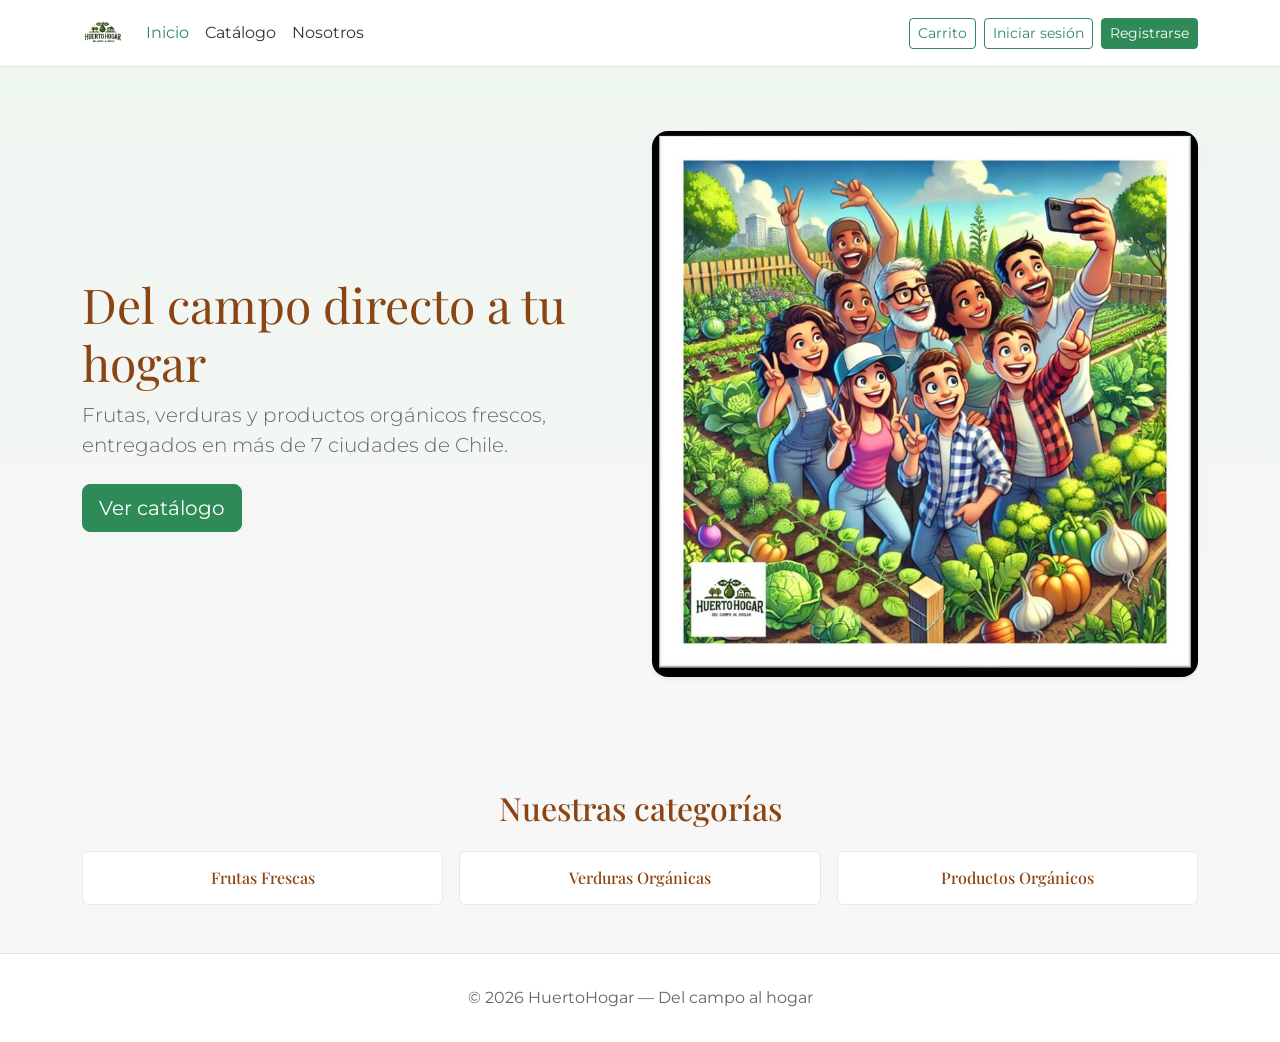
<file: frontend/pages/index.html>
<!DOCTYPE html>
<html lang="es">
<head>
  <meta charset="UTF-8">
  <meta name="viewport" content="width=device-width, initial-scale=1.0">
  <title>HuertoHogar | Del campo al hogar</title>
  <link rel="preconnect" href="https://fonts.googleapis.com">
  <link href="https://fonts.googleapis.com/css2?family=Montserrat:wght@400;500;600;700&family=Playfair+Display:wght@600;700&display=swap" rel="stylesheet">
  <link href="https://cdn.jsdelivr.net/npm/bootstrap@5.3.3/dist/css/bootstrap.min.css" rel="stylesheet">
  <link rel="stylesheet" href="../assets/css/style.css">
</head>
<body>

  

  <nav class="navbar navbar-expand-lg navbar-huerto sticky-top">
    <div class="container">
      <a class="navbar-brand d-flex align-items-center gap-2" href="index.html">
        <img src="../assets/images/huertohogar-logo.png" alt="HuertoHogar" height="40">
      </a>
      <button class="navbar-toggler" type="button" data-bs-toggle="collapse" data-bs-target="#menuPrincipal">
        <span class="navbar-toggler-icon"></span>
      </button>
      <div class="collapse navbar-collapse" id="menuPrincipal">
        <ul class="navbar-nav me-auto">
          <li class="nav-item"><a class="nav-link" href="index.html">Inicio</a></li>
          <li class="nav-item"><a class="nav-link" href="catalogo.html">Catálogo</a></li>
          <li class="nav-item"><a class="nav-link" href="nosotros.html">Nosotros</a></li>
        </ul>
        <div class="d-flex align-items-center gap-2">
          <a href="carrito.html" class="btn btn-outline-huerto btn-sm position-relative">
            Carrito
            <span id="contador-carrito" class="badge rounded-pill bg-danger d-none">0</span>
          </a>
          <div id="zona-sesion" class="d-flex"></div>
        </div>
      </div>
    </div>
  </nav>

  

  <section class="hero-huerto">
    <div class="container">
      <div class="row align-items-center g-4">
        <div class="col-lg-6 text-center text-lg-start">
          <h1 class="display-5">Del campo directo a tu hogar</h1>
          <p class="lead">Frutas, verduras y productos orgánicos frescos, entregados en más de 7 ciudades de Chile.</p>
          <a href="catalogo.html" class="btn btn-huerto btn-lg mt-2">Ver catálogo</a>
        </div>
        <div class="col-lg-6 text-center">
          <img src="../assets/images/huertohogar-hero.jpg" alt="Familia HuertoHogar en la huerta" class="img-fluid rounded-4 shadow-sm">
        </div>
      </div>
    </div>
  </section>

 

  <section class="seccion">
    <div class="container">
      <h2 class="text-center mb-4">Nuestras categorías</h2>
      <div class="row g-3">
        <div class="col-6 col-md-4">
          <a href="catalogo.html?categoria=frutas" class="text-decoration-none">
            <div class="card card-producto text-center p-3 h-100">
              <h3 class="h6 font-heading mb-0">Frutas Frescas</h3>
            </div>
          </a>
        </div>
        <div class="col-6 col-md-4">
          <a href="catalogo.html?categoria=verduras" class="text-decoration-none">
            <div class="card card-producto text-center p-3 h-100">
              <h3 class="h6 font-heading mb-0">Verduras Orgánicas</h3>
            </div>
          </a>
        </div>
        <div class="col-12 col-md-4">
          <a href="catalogo.html?categoria=organicos" class="text-decoration-none">
            <div class="card card-producto text-center p-3 h-100">
              <h3 class="h6 font-heading mb-0">Productos Orgánicos</h3>
            </div>
          </a>
        </div>
      </div>
    </div>
  </section>

  
  
  <footer class="footer-huerto text-center">
    <div class="container">
      <p class="mb-0">&copy; 2026 HuertoHogar — Del campo al hogar</p>
    </div>
  </footer>

  <div id="zona-toast" class="position-fixed bottom-0 end-0 m-3 p-2 bg-dark text-white rounded d-none"></div>

  <script src="https://cdn.jsdelivr.net/npm/bootstrap@5.3.3/dist/js/bootstrap.bundle.min.js"></script>
  <script src="../assets/js/storage.js"></script>
  <script src="../assets/js/productos.js"></script>
  <script src="../assets/js/auth.js"></script>
  <script src="../assets/js/carrito.js"></script>
  <script src="../assets/js/main.js"></script>
</body>
</html>
</file>
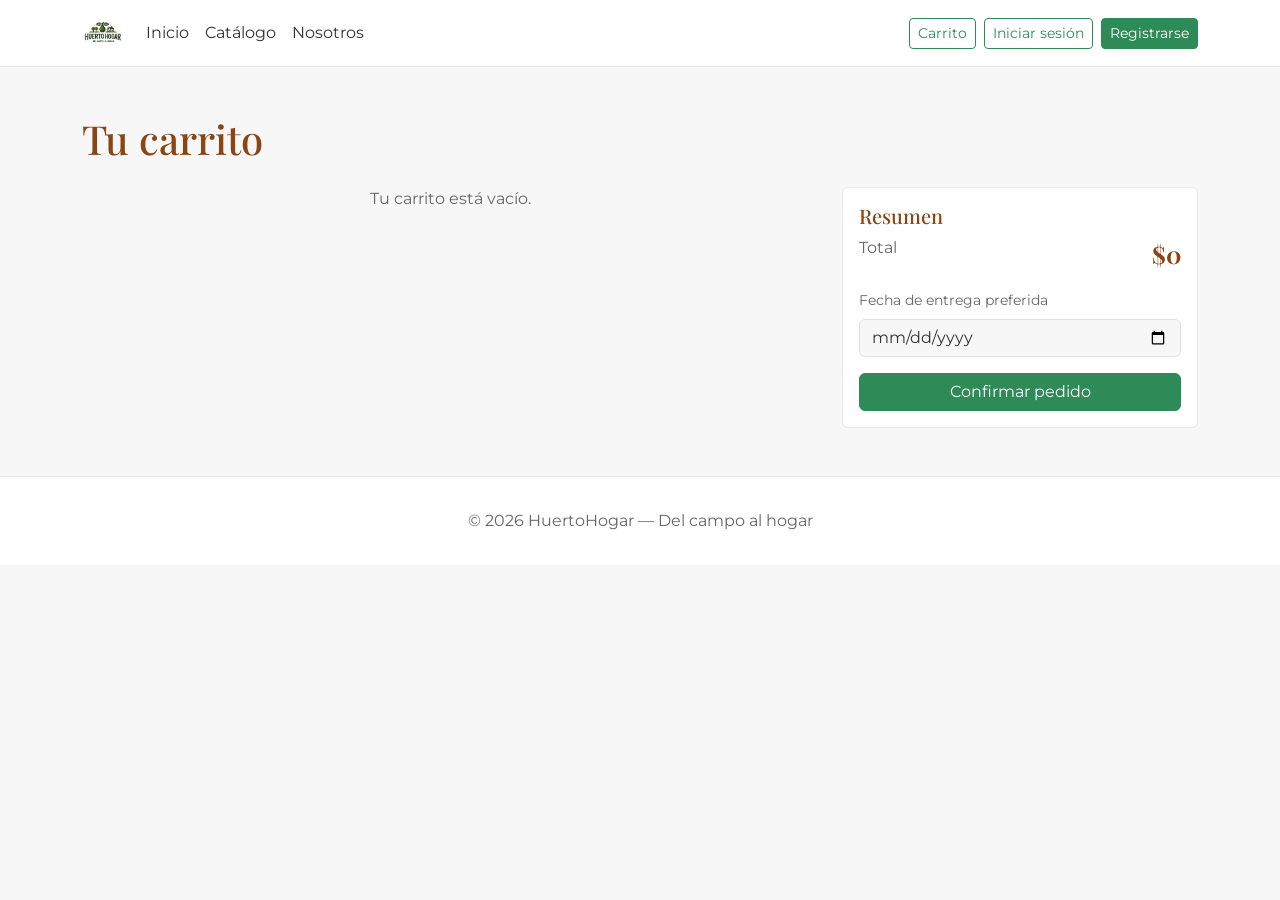
<file: frontend/pages/carrito.html>
<!DOCTYPE html>
<html lang="es">
<head>
  <meta charset="UTF-8">
  <meta name="viewport" content="width=device-width, initial-scale=1.0">
  <title>Carrito | HuertoHogar</title>
  <link rel="preconnect" href="https://fonts.googleapis.com">
  <link href="https://fonts.googleapis.com/css2?family=Montserrat:wght@400;500;600;700&family=Playfair+Display:wght@600;700&display=swap" rel="stylesheet">
  <link href="https://cdn.jsdelivr.net/npm/bootstrap@5.3.3/dist/css/bootstrap.min.css" rel="stylesheet">
  <link rel="stylesheet" href="../assets/css/style.css">
</head>
<body>

  <nav class="navbar navbar-expand-lg navbar-huerto sticky-top">
    <div class="container">
      <a class="navbar-brand d-flex align-items-center gap-2" href="index.html">
        <img src="../assets/images/huertohogar-logo.png" alt="HuertoHogar" height="40">
      </a>
      <button class="navbar-toggler" type="button" data-bs-toggle="collapse" data-bs-target="#menuPrincipal">
        <span class="navbar-toggler-icon"></span>
      </button>
      <div class="collapse navbar-collapse" id="menuPrincipal">
        <ul class="navbar-nav me-auto">
          <li class="nav-item"><a class="nav-link" href="index.html">Inicio</a></li>
          <li class="nav-item"><a class="nav-link" href="catalogo.html">Catálogo</a></li>
          <li class="nav-item"><a class="nav-link" href="nosotros.html">Nosotros</a></li>
        </ul>
        <div class="d-flex align-items-center gap-2">
          <a href="carrito.html" class="btn btn-outline-huerto btn-sm position-relative">
            Carrito
            <span id="contador-carrito" class="badge rounded-pill bg-danger d-none">0</span>
          </a>
          <div id="zona-sesion" class="d-flex"></div>
        </div>
      </div>
    </div>
  </nav>

  <section class="seccion">
    <div class="container">
      <h1 class="mb-4">Tu carrito</h1>

      <div class="row">
        <div class="col-lg-8">
          <div id="lista-carrito"></div>
        </div>
        <div class="col-lg-4">
          <div class="card card-producto p-3">
            <h2 class="h5 font-heading">Resumen</h2>
            <div class="d-flex justify-content-between">
              <span>Total</span>
              <span id="carrito-total" class="carrito-total">$0</span>
            </div>
            <form onsubmit="return confirmarPedido(event)" class="mt-3">
              <label for="pedido-fecha-entrega" class="form-label small">Fecha de entrega preferida</label>
              <input type="date" id="pedido-fecha-entrega" class="form-control mb-3" required>
              <button type="submit" class="btn btn-huerto w-100">Confirmar pedido</button>
            </form>
          </div>
        </div>
      </div>
    </div>
  </section>

  <footer class="footer-huerto text-center">
    <div class="container">
      <p class="mb-0">&copy; 2026 HuertoHogar — Del campo al hogar</p>
    </div>
  </footer>

  <div id="zona-toast" class="position-fixed bottom-0 end-0 m-3 p-2 bg-dark text-white rounded d-none"></div>

  <script src="https://cdn.jsdelivr.net/npm/bootstrap@5.3.3/dist/js/bootstrap.bundle.min.js"></script>
  <script src="../assets/js/storage.js"></script>
  <script src="../assets/js/productos.js"></script>
  <script src="../assets/js/auth.js"></script>
  <script src="../assets/js/carrito.js"></script>
  <script src="../assets/js/pedidos.js"></script>
  <script src="../assets/js/main.js"></script>
</body>
</html>
</file>
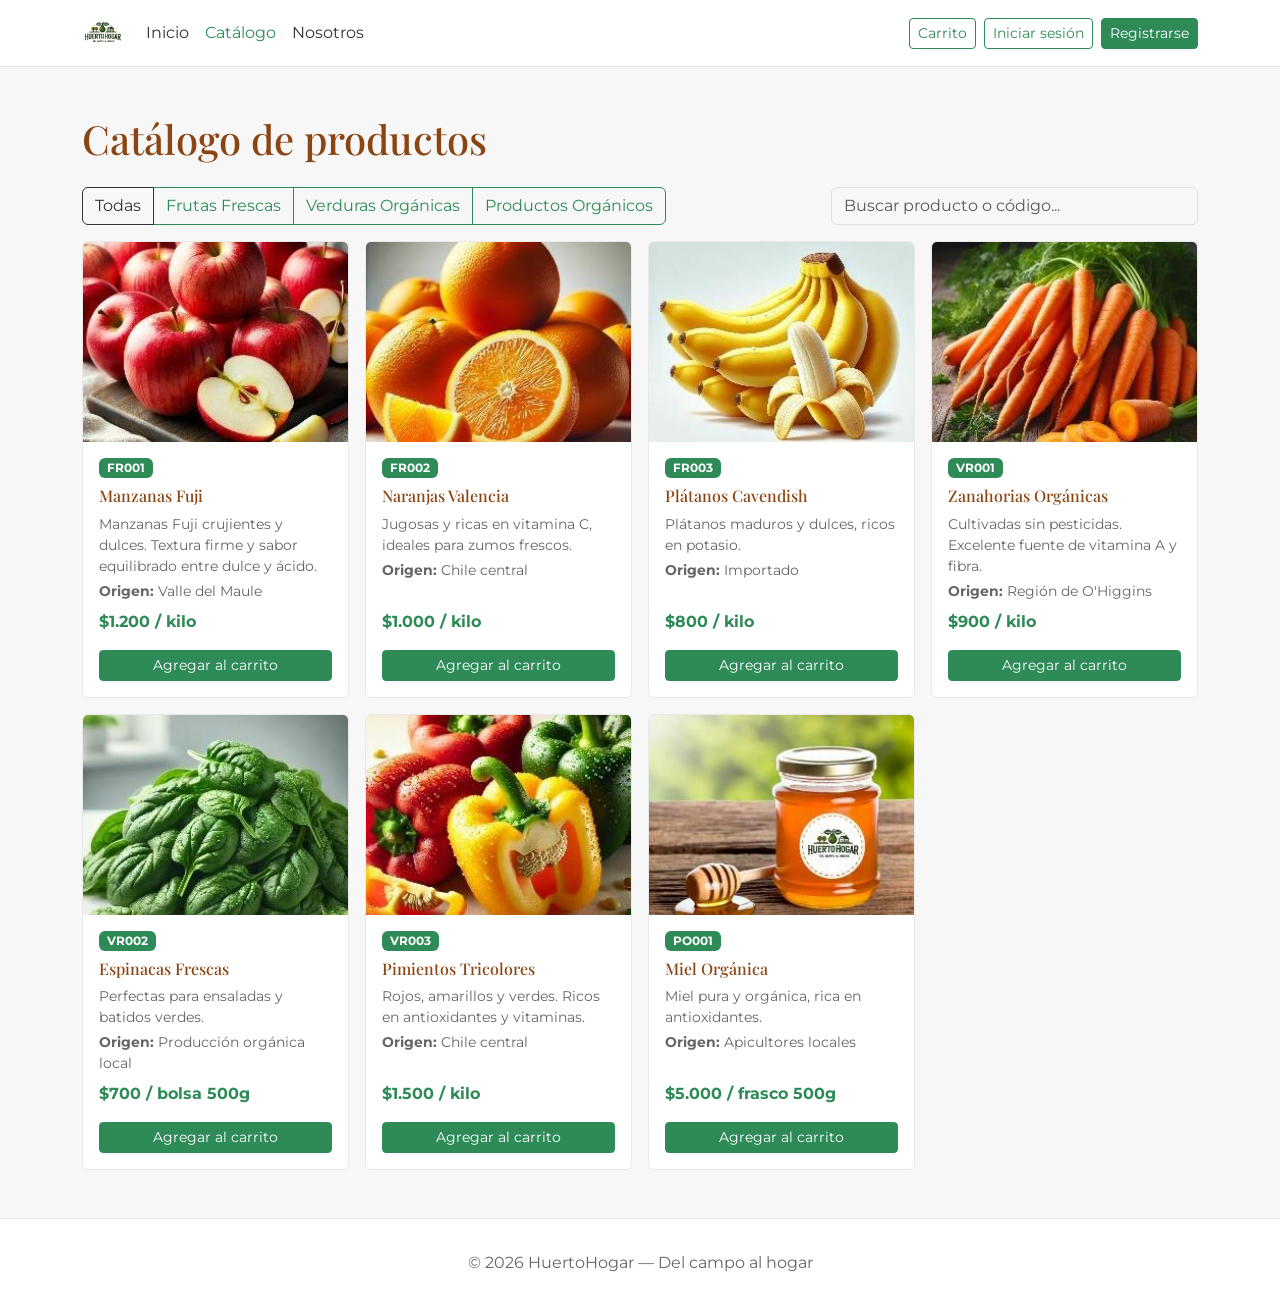
<file: frontend/pages/catalogo.html>
<!DOCTYPE html>
<html lang="es">
<head>
  <meta charset="UTF-8">
  <meta name="viewport" content="width=device-width, initial-scale=1.0">
  <title>Catálogo | HuertoHogar</title>
  <link rel="preconnect" href="https://fonts.googleapis.com">
  <link href="https://fonts.googleapis.com/css2?family=Montserrat:wght@400;500;600;700&family=Playfair+Display:wght@600;700&display=swap" rel="stylesheet">
  <link href="https://cdn.jsdelivr.net/npm/bootstrap@5.3.3/dist/css/bootstrap.min.css" rel="stylesheet">
  <link rel="stylesheet" href="../assets/css/style.css">
</head>
<body>

  <nav class="navbar navbar-expand-lg navbar-huerto sticky-top">
    <div class="container">
      <a class="navbar-brand d-flex align-items-center gap-2" href="index.html">
        <img src="../assets/images/huertohogar-logo.png" alt="HuertoHogar" height="40">
      </a>
      <button class="navbar-toggler" type="button" data-bs-toggle="collapse" data-bs-target="#menuPrincipal">
        <span class="navbar-toggler-icon"></span>
      </button>
      <div class="collapse navbar-collapse" id="menuPrincipal">
        <ul class="navbar-nav me-auto">
          <li class="nav-item"><a class="nav-link" href="index.html">Inicio</a></li>
          <li class="nav-item"><a class="nav-link active" href="catalogo.html">Catálogo</a></li>
          <li class="nav-item"><a class="nav-link" href="nosotros.html">Nosotros</a></li>
        </ul>
        <div class="d-flex align-items-center gap-2">
          <a href="carrito.html" class="btn btn-outline-huerto btn-sm position-relative">
            Carrito
            <span id="contador-carrito" class="badge rounded-pill bg-danger d-none">0</span>
          </a>
          <div id="zona-sesion" class="d-flex"></div>
        </div>
      </div>
    </div>
  </nav>

  <section class="seccion">
    <div class="container">
      <h1 class="mb-4">Catálogo de productos</h1>

      <div class="row mb-3 g-2 align-items-center">
        <div class="col-md-8">
          <div class="btn-group flex-wrap" id="filtros-categoria" role="group">
            <button type="button" class="btn btn-outline-huerto active" data-categoria="todas">Todas</button>
            <button type="button" class="btn btn-outline-huerto" data-categoria="frutas">Frutas Frescas</button>
            <button type="button" class="btn btn-outline-huerto" data-categoria="verduras">Verduras Orgánicas</button>
            <button type="button" class="btn btn-outline-huerto" data-categoria="organicos">Productos Orgánicos</button>
          </div>
        </div>
        <div class="col-md-4">
          <input type="search" id="buscador-productos" class="form-control" placeholder="Buscar producto o código...">
        </div>
      </div>

      <div class="row g-3" id="grilla-productos"></div>
    </div>
  </section>

  <footer class="footer-huerto text-center">
    <div class="container">
      <p class="mb-0">&copy; 2026 HuertoHogar — Del campo al hogar</p>
    </div>
  </footer>

  <div id="zona-toast" class="position-fixed bottom-0 end-0 m-3 p-2 bg-dark text-white rounded d-none"></div>

  <script src="https://cdn.jsdelivr.net/npm/bootstrap@5.3.3/dist/js/bootstrap.bundle.min.js"></script>
  <script src="../assets/js/storage.js"></script>
  <script src="../assets/js/productos.js"></script>
  <script src="../assets/js/auth.js"></script>
  <script src="../assets/js/carrito.js"></script>
  <script src="../assets/js/main.js"></script>
</body>
</html>
</file>
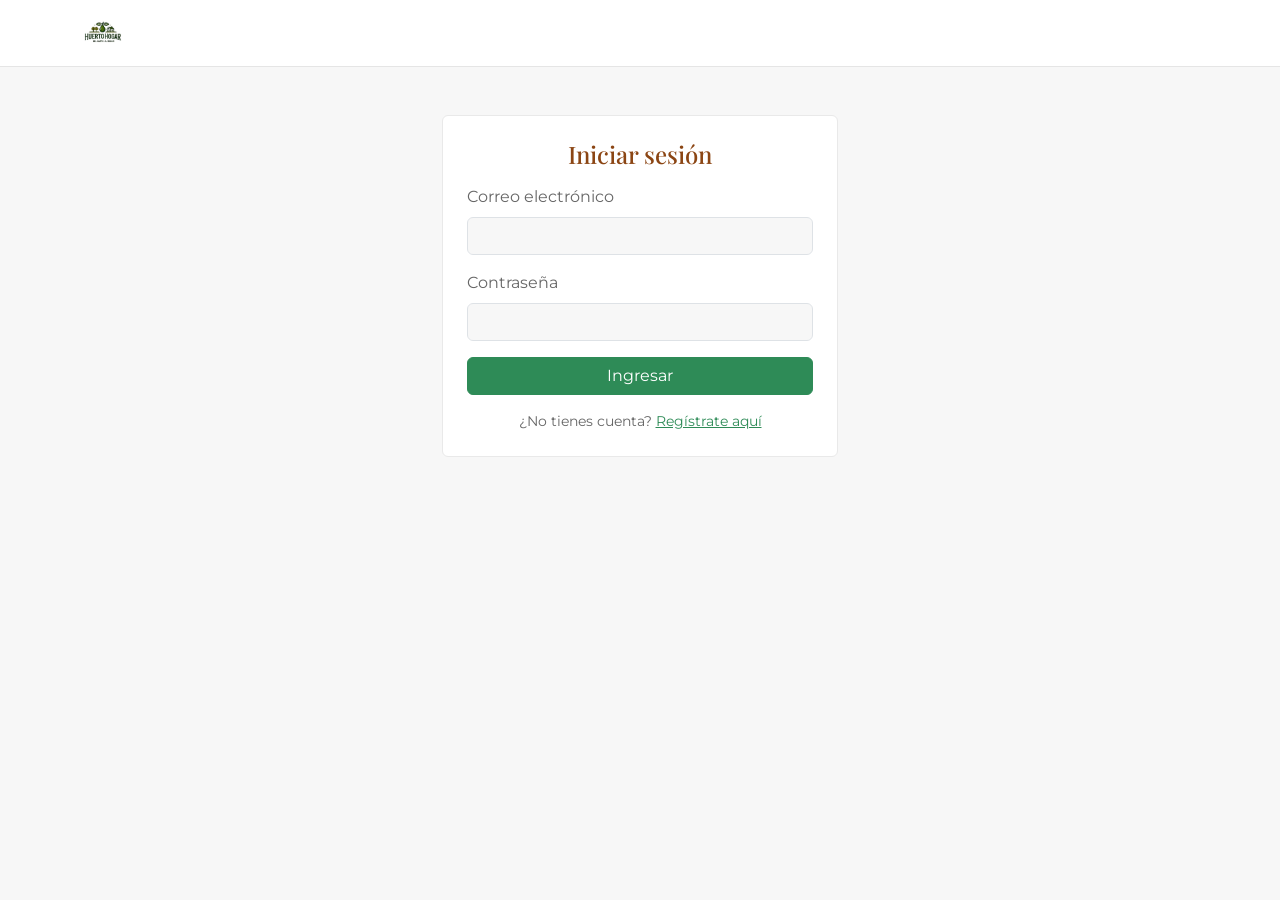
<file: frontend/pages/login.html>
<!DOCTYPE html>
<html lang="es">
<head>
  <meta charset="UTF-8">
  <meta name="viewport" content="width=device-width, initial-scale=1.0">
  <title>Iniciar sesión | HuertoHogar</title>
  <link rel="preconnect" href="https://fonts.googleapis.com">
  <link href="https://fonts.googleapis.com/css2?family=Montserrat:wght@400;500;600;700&family=Playfair+Display:wght@600;700&display=swap" rel="stylesheet">
  <link href="https://cdn.jsdelivr.net/npm/bootstrap@5.3.3/dist/css/bootstrap.min.css" rel="stylesheet">
  <link rel="stylesheet" href="../assets/css/style.css">
</head>
<body>

  <nav class="navbar navbar-huerto">
    <div class="container">
      <a class="navbar-brand d-flex align-items-center gap-2" href="index.html">
        <img src="../assets/images/huertohogar-logo.png" alt="HuertoHogar" height="40">
      </a>
    </div>
  </nav>

  <section class="seccion">
    <div class="container" style="max-width: 420px;">
      <div class="card card-producto p-4">
        <h1 class="h4 font-heading text-center mb-3">Iniciar sesión</h1>
        <form onsubmit="return iniciarSesion(event)">
          <div class="mb-3">
            <label for="login-correo" class="form-label">Correo electrónico</label>
            <input type="email" id="login-correo" class="form-control" required>
          </div>
          <div class="mb-3">
            <label for="login-clave" class="form-label">Contraseña</label>
            <input type="password" id="login-clave" class="form-control" required>
          </div>
          <p id="login-mensaje" class="small"></p>
          <button type="submit" class="btn btn-huerto w-100">Ingresar</button>
        </form>
        <p class="text-center small mt-3 mb-0">
          ¿No tienes cuenta? <a href="registro.html">Regístrate aquí</a>
        </p>
      </div>
    </div>
  </section>

  <script src="https://cdn.jsdelivr.net/npm/bootstrap@5.3.3/dist/js/bootstrap.bundle.min.js"></script>
  <script src="../assets/js/storage.js"></script>
  <script src="../assets/js/auth.js"></script>
</body>
</html>
</file>
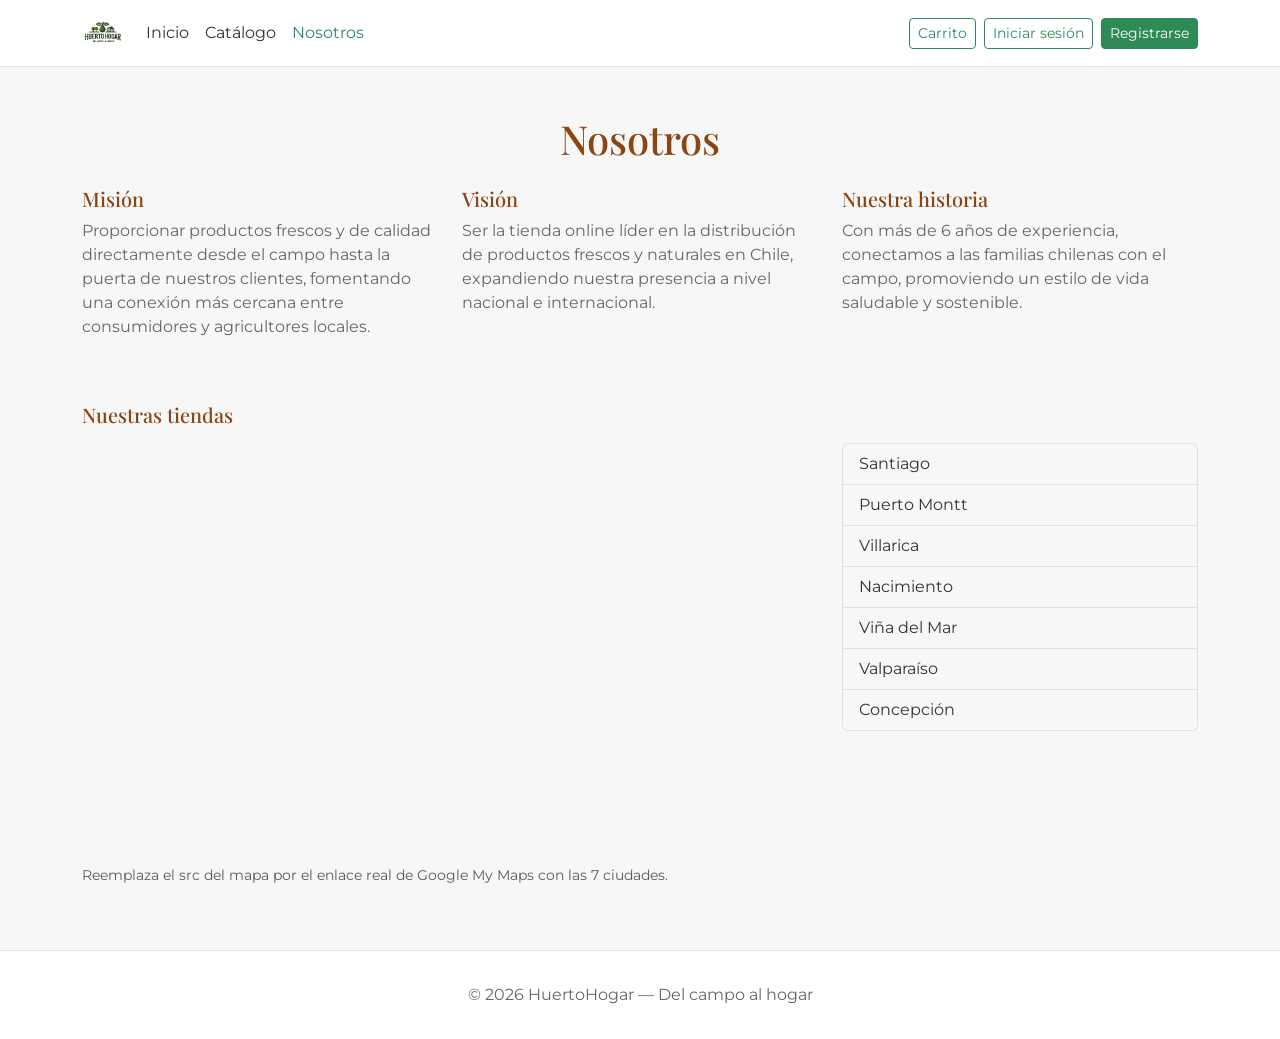
<file: frontend/pages/nosotros.html>
<!DOCTYPE html>
<html lang="es">
<head>
  <meta charset="UTF-8">
  <meta name="viewport" content="width=device-width, initial-scale=1.0">
  <title>Nosotros | HuertoHogar</title>
  <link rel="preconnect" href="https://fonts.googleapis.com">
  <link href="https://fonts.googleapis.com/css2?family=Montserrat:wght@400;500;600;700&family=Playfair+Display:wght@600;700&display=swap" rel="stylesheet">
  <link href="https://cdn.jsdelivr.net/npm/bootstrap@5.3.3/dist/css/bootstrap.min.css" rel="stylesheet">
  <link rel="stylesheet" href="../assets/css/style.css">
</head>
<body>

  <nav class="navbar navbar-expand-lg navbar-huerto sticky-top">
    <div class="container">
      <a class="navbar-brand d-flex align-items-center gap-2" href="index.html">
        <img src="../assets/images/huertohogar-logo.png" alt="HuertoHogar" height="40">
      </a>
      <button class="navbar-toggler" type="button" data-bs-toggle="collapse" data-bs-target="#menuPrincipal">
        <span class="navbar-toggler-icon"></span>
      </button>
      <div class="collapse navbar-collapse" id="menuPrincipal">
        <ul class="navbar-nav me-auto">
          <li class="nav-item"><a class="nav-link" href="index.html">Inicio</a></li>
          <li class="nav-item"><a class="nav-link" href="catalogo.html">Catálogo</a></li>
          <li class="nav-item"><a class="nav-link active" href="nosotros.html">Nosotros</a></li>
        </ul>
        <div class="d-flex align-items-center gap-2">
          <a href="carrito.html" class="btn btn-outline-huerto btn-sm position-relative">
            Carrito
            <span id="contador-carrito" class="badge rounded-pill bg-danger d-none">0</span>
          </a>
          <div id="zona-sesion" class="d-flex"></div>
        </div>
      </div>
    </div>
  </nav>

  <section class="seccion">
    <div class="container">
      <h1 class="text-center mb-4">Nosotros</h1>

      <div class="row g-4 mb-5">
        <div class="col-md-4">
          <h2 class="h5 font-heading">Misión</h2>
          <p>Proporcionar productos frescos y de calidad directamente desde el campo hasta la puerta de nuestros
            clientes, fomentando una conexión más cercana entre consumidores y agricultores locales.</p>
        </div>
        <div class="col-md-4">
          <h2 class="h5 font-heading">Visión</h2>
          <p>Ser la tienda online líder en la distribución de productos frescos y naturales en Chile, expandiendo
            nuestra presencia a nivel nacional e internacional.</p>
        </div>
        <div class="col-md-4">
          <h2 class="h5 font-heading">Nuestra historia</h2>
          <p>Con más de 6 años de experiencia, conectamos a las familias chilenas con el campo, promoviendo un
            estilo de vida saludable y sostenible.</p>
        </div>
      </div>

      <h2 class="h5 font-heading mb-3">Nuestras tiendas</h2>
      <div class="row g-4">
        <div class="col-lg-8">
          <div class="ratio ratio-16x9">
            <iframe
              src="https://www.google.com/maps/d/embed?mid=1x1x1x1x1x1x&hl=es&z=4&ll=-38,-72"
              style="border:0" allowfullscreen loading="lazy"
              title="Mapa de tiendas HuertoHogar"></iframe>
          </div>
          <p class="small text-muted mt-2">
            Reemplaza el src del mapa por el enlace real de Google My Maps con las 7 ciudades.
          </p>
        </div>
        <div class="col-lg-4">
          <ul class="list-group" id="lista-tiendas"></ul>
        </div>
      </div>
    </div>
  </section>

  <footer class="footer-huerto text-center">
    <div class="container">
      <p class="mb-0">&copy; 2026 HuertoHogar — Del campo al hogar</p>
    </div>
  </footer>

  <script src="https://cdn.jsdelivr.net/npm/bootstrap@5.3.3/dist/js/bootstrap.bundle.min.js"></script>
  <script src="../assets/js/storage.js"></script>
  <script src="../assets/js/auth.js"></script>
  <script src="../assets/js/mapa.js"></script>
  <script src="../assets/js/main.js"></script>
</body>
</html>
</file>
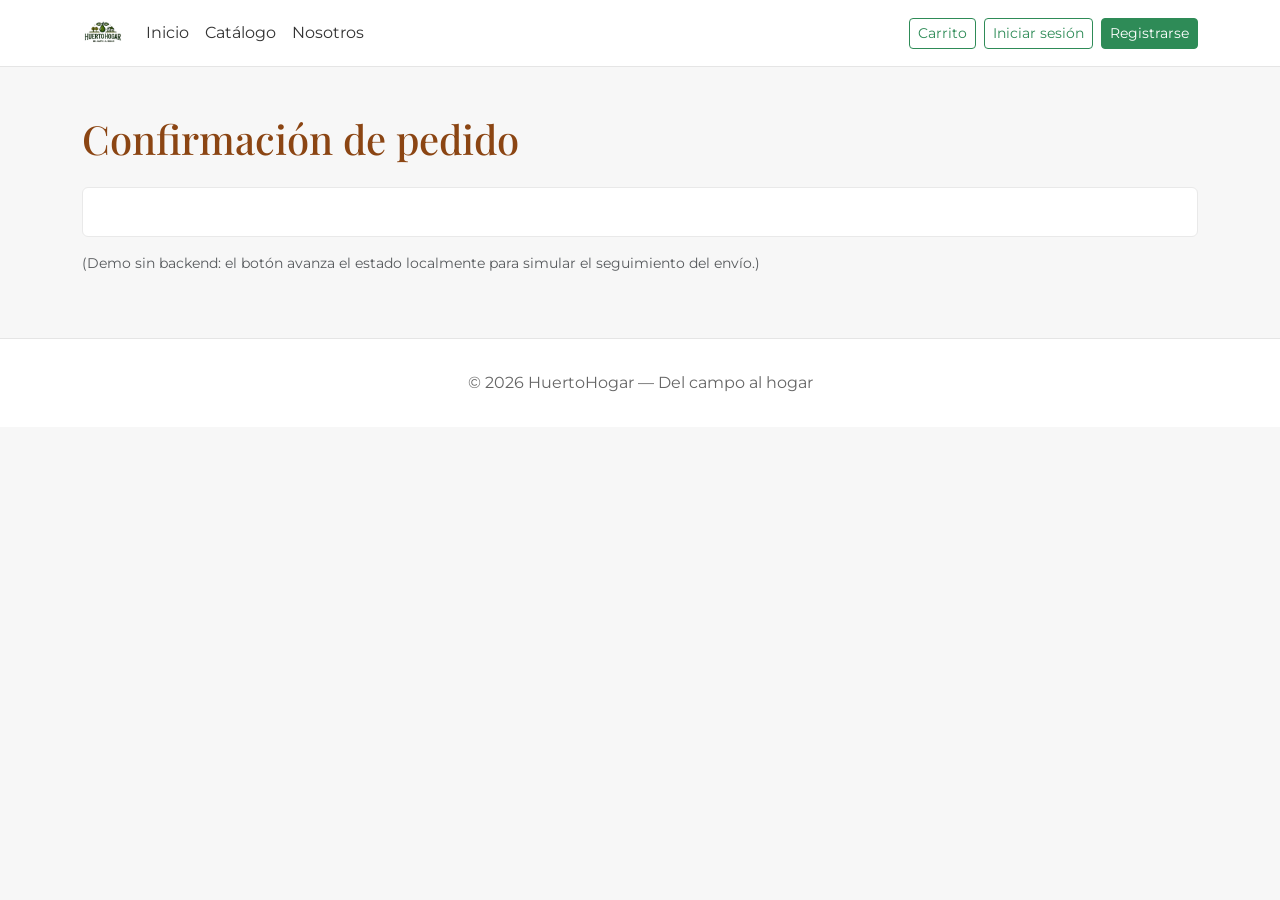
<file: frontend/pages/pedidos.html>
<!DOCTYPE html>
<html lang="es">
<head>
  <meta charset="UTF-8">
  <meta name="viewport" content="width=device-width, initial-scale=1.0">
  <title>Mi pedido | HuertoHogar</title>
  <link rel="preconnect" href="https://fonts.googleapis.com">
  <link href="https://fonts.googleapis.com/css2?family=Montserrat:wght@400;500;600;700&family=Playfair+Display:wght@600;700&display=swap" rel="stylesheet">
  <link href="https://cdn.jsdelivr.net/npm/bootstrap@5.3.3/dist/css/bootstrap.min.css" rel="stylesheet">
  <link rel="stylesheet" href="../assets/css/style.css">
</head>
<body>

  <nav class="navbar navbar-expand-lg navbar-huerto sticky-top">
    <div class="container">
      <a class="navbar-brand d-flex align-items-center gap-2" href="index.html">
        <img src="../assets/images/huertohogar-logo.png" alt="HuertoHogar" height="40">
      </a>
      <button class="navbar-toggler" type="button" data-bs-toggle="collapse" data-bs-target="#menuPrincipal">
        <span class="navbar-toggler-icon"></span>
      </button>
      <div class="collapse navbar-collapse" id="menuPrincipal">
        <ul class="navbar-nav me-auto">
          <li class="nav-item"><a class="nav-link" href="index.html">Inicio</a></li>
          <li class="nav-item"><a class="nav-link" href="catalogo.html">Catálogo</a></li>
          <li class="nav-item"><a class="nav-link" href="nosotros.html">Nosotros</a></li>
        </ul>
        <div class="d-flex align-items-center gap-2">
          <a href="carrito.html" class="btn btn-outline-huerto btn-sm position-relative">
            Carrito
            <span id="contador-carrito" class="badge rounded-pill bg-danger d-none">0</span>
          </a>
          <div id="zona-sesion" class="d-flex"></div>
        </div>
      </div>
    </div>
  </nav>

  <section class="seccion">
    <div class="container">
      <h1 class="mb-4">Confirmación de pedido</h1>
      <div class="card card-producto p-4">
        <div id="detalle-boleta"></div>
      </div>
      <p class="small text-muted mt-3">
        (Demo sin backend: el botón avanza el estado localmente para simular el seguimiento del envío.)
      </p>
    </div>
  </section>

  <footer class="footer-huerto text-center">
    <div class="container">
      <p class="mb-0">&copy; 2026 HuertoHogar — Del campo al hogar</p>
    </div>
  </footer>

  <script src="https://cdn.jsdelivr.net/npm/bootstrap@5.3.3/dist/js/bootstrap.bundle.min.js"></script>
  <script src="../assets/js/storage.js"></script>
  <script src="../assets/js/productos.js"></script>
  <script src="../assets/js/auth.js"></script>
  <script src="../assets/js/pedidos.js"></script>
  <script src="../assets/js/envios.js"></script>
  <script src="../assets/js/main.js"></script>
</body>
</html>
</file>
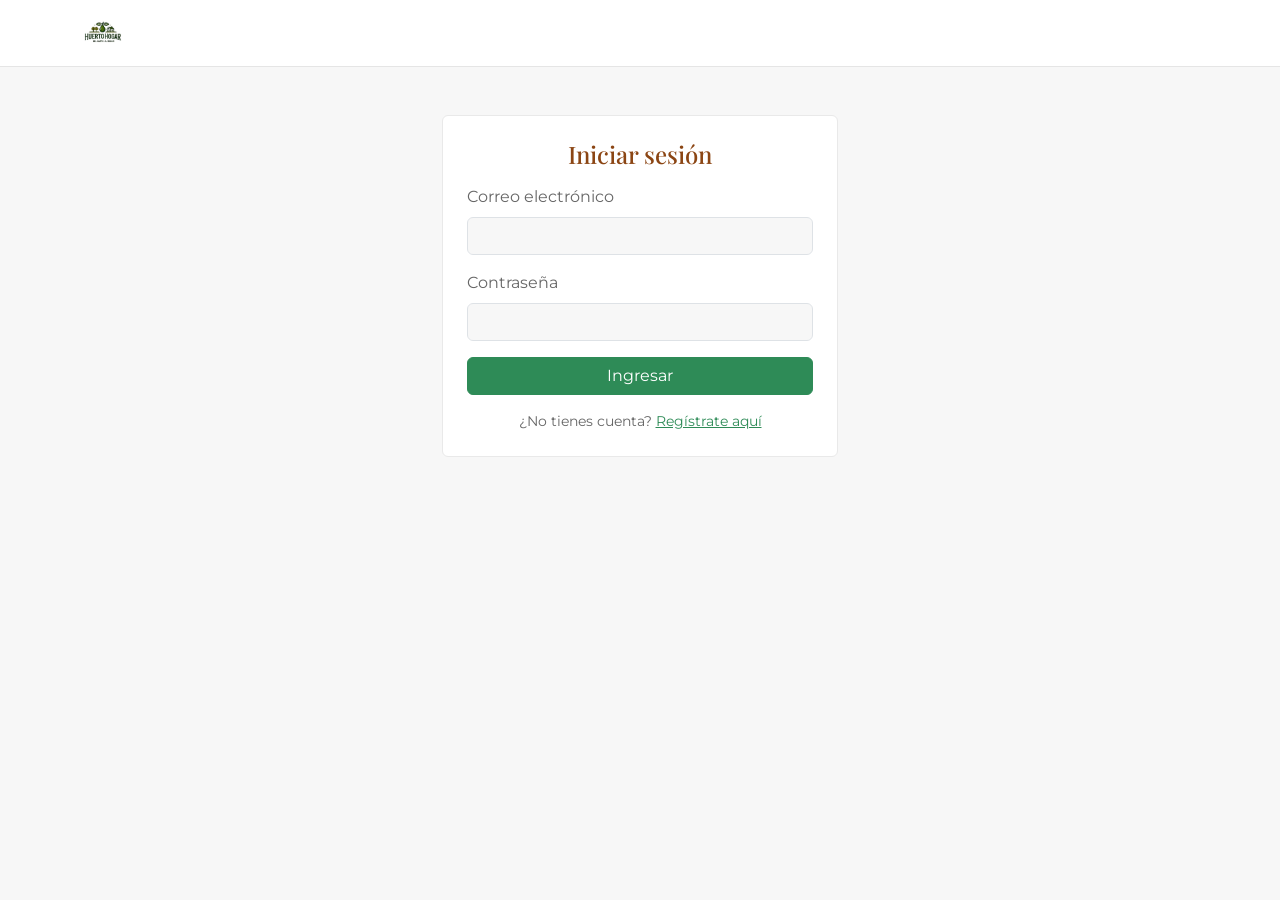
<file: frontend/pages/perfil.html>
<!DOCTYPE html>
<html lang="es">
<head>
  <meta charset="UTF-8">
  <meta name="viewport" content="width=device-width, initial-scale=1.0">
  <title>Mi perfil | HuertoHogar</title>
  <link rel="preconnect" href="https://fonts.googleapis.com">
  <link href="https://fonts.googleapis.com/css2?family=Montserrat:wght@400;500;600;700&family=Playfair+Display:wght@600;700&display=swap" rel="stylesheet">
  <link href="https://cdn.jsdelivr.net/npm/bootstrap@5.3.3/dist/css/bootstrap.min.css" rel="stylesheet">
  <link rel="stylesheet" href="../assets/css/style.css">
</head>
<body>

  <nav class="navbar navbar-expand-lg navbar-huerto sticky-top">
    <div class="container">
      <a class="navbar-brand d-flex align-items-center gap-2" href="index.html">
        <img src="../assets/images/huertohogar-logo.png" alt="HuertoHogar" height="40">
      </a>
      <button class="navbar-toggler" type="button" data-bs-toggle="collapse" data-bs-target="#menuPrincipal">
        <span class="navbar-toggler-icon"></span>
      </button>
      <div class="collapse navbar-collapse" id="menuPrincipal">
        <ul class="navbar-nav me-auto">
          <li class="nav-item"><a class="nav-link" href="index.html">Inicio</a></li>
          <li class="nav-item"><a class="nav-link" href="catalogo.html">Catálogo</a></li>
          <li class="nav-item"><a class="nav-link" href="nosotros.html">Nosotros</a></li>
        </ul>
        <div class="d-flex align-items-center gap-2">
          <a href="carrito.html" class="btn btn-outline-huerto btn-sm position-relative">
            Carrito
            <span id="contador-carrito" class="badge rounded-pill bg-danger d-none">0</span>
          </a>
          <div id="zona-sesion" class="d-flex"></div>
        </div>
      </div>
    </div>
  </nav>

  <section class="seccion">
    <div class="container">
      <h1 class="mb-4">Mi perfil</h1>
      <div class="row">
        <div class="col-lg-6">
          <div class="card card-producto p-4">
            <h2 class="h5 font-heading">Mis datos</h2>
            <form onsubmit="return guardarPerfil(event)">
              <div class="mb-3">
                <label class="form-label">Nombre</label>
                <input type="text" id="perfil-nombre" class="form-control" disabled>
              </div>
              <div class="mb-3">
                <label class="form-label">Correo</label>
                <input type="email" id="perfil-correo" class="form-control" disabled>
              </div>
              <div class="mb-3">
                <label class="form-label">Direccion donde entrega</label>
                <input type="text" id="perfil-direccion" class="form-control">
              </div>
              <div class="mb-3">
                <label class="form-label">Telefono de contacto</label>
                <input type="tel" id="perfil-telefono" class="form-control">
              </div>
              <p id="perfil-mensaje" class="small"></p>
              <button type="submit" class="btn btn-huerto">Guardar cambios</button>
            </form>
          </div>
        </div>
        <div class="col-lg-6">
          <h2 class="h5 font-heading">Historial de compras</h2>
          <div id="historial-compras"></div>
        </div>
      </div>
    </div>
  </section>

  <footer class="footer-huerto text-center">
    <div class="container">
      <p class="mb-0">&copy; 2026 HuertoHogar — Del campo al hogar</p>
    </div>
  </footer>

  <script src="https://cdn.jsdelivr.net/npm/bootstrap@5.3.3/dist/js/bootstrap.bundle.min.js"></script>
  <script src="../assets/js/storage.js"></script>
  <script src="../assets/js/productos.js"></script>
  <script src="../assets/js/auth.js"></script>
  <script src="../assets/js/perfil.js"></script>
  <script src="../assets/js/main.js"></script>
</body>
</html>
</file>
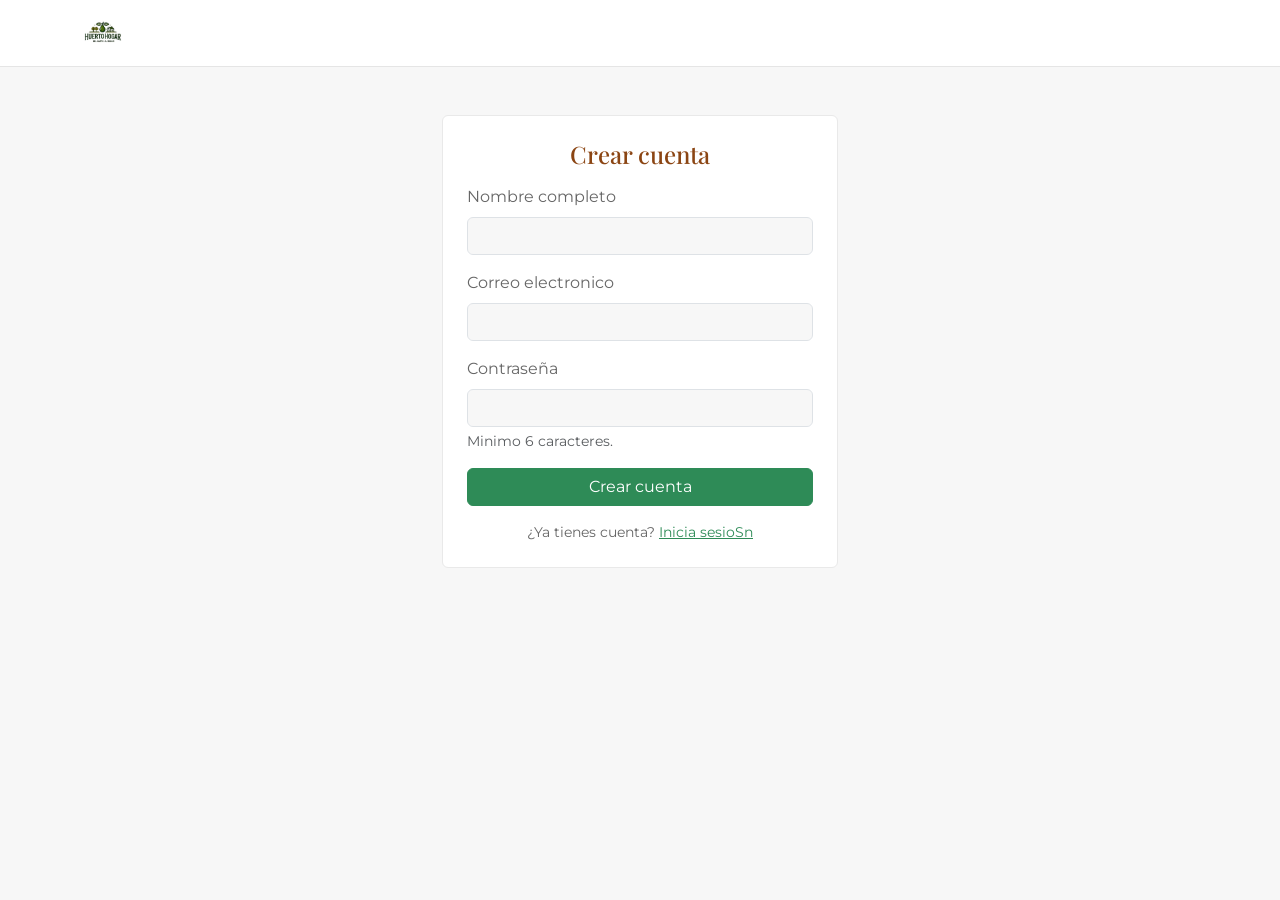
<file: frontend/pages/registro.html>
<!DOCTYPE html>
<html lang="es">
<head>
  <meta charset="UTF-8">
  <meta name="viewport" content="width=device-width, initial-scale=1.0">
  <title>Crear cuenta | HuertoHogar</title>
  <link rel="preconnect" href="https://fonts.googleapis.com">
  <link href="https://fonts.googleapis.com/css2?family=Montserrat:wght@400;500;600;700&family=Playfair+Display:wght@600;700&display=swap" rel="stylesheet">
  <link href="https://cdn.jsdelivr.net/npm/bootstrap@5.3.3/dist/css/bootstrap.min.css" rel="stylesheet">
  <link rel="stylesheet" href="../assets/css/style.css">
</head>
<body>

  <nav class="navbar navbar-huerto">
    <div class="container">
      <a class="navbar-brand d-flex align-items-center gap-2" href="index.html">
        <img src="../assets/images/huertohogar-logo.png" alt="HuertoHogar" height="40">
      </a>
    </div>
  </nav>

  <section class="seccion">
    <div class="container" style="max-width: 420px;">
      <div class="card card-producto p-4">
        <h1 class="h4 font-heading text-center mb-3">Crear cuenta</h1>
        <form onsubmit="return registrarUsuario(event)">
          <div class="mb-3">
            <label for="registro-nombre" class="form-label">Nombre completo</label>
            <input type="text" id="registro-nombre" class="form-control" required>
          </div>
          <div class="mb-3">
            <label for="registro-correo" class="form-label">Correo electronico</label>
            <input type="email" id="registro-correo" class="form-control" required>
          </div>
          <div class="mb-3">
            <label for="registro-clave" class="form-label">Contraseña</label>
            <input type="password" id="registro-clave" class="form-control" minlength="6" required>
            <div class="form-text">Minimo 6 caracteres.</div>
          </div>
          <p id="registro-mensaje" class="small"></p>
          <button type="submit" class="btn btn-huerto w-100">Crear cuenta</button>
        </form>
        <p class="text-center small mt-3 mb-0">
          ¿Ya tienes cuenta? <a href="login.html">Inicia sesioSn</a>
        </p>
      </div>
    </div>
  </section>

  <script src="https://cdn.jsdelivr.net/npm/bootstrap@5.3.3/dist/js/bootstrap.bundle.min.js"></script>
  <script src="../assets/js/storage.js"></script>
  <script src="../assets/js/auth.js"></script>
</body>
</html>
</file>
<file: frontend/assets/css/style.css>
:root {
  --hh-bg: #F7F7F7;           
  --hh-verde: #2E8B57;        
  --hh-amarillo: #FFD700;    
  --hh-marron: #8B4513;       
  --hh-texto: #333333;       
  --hh-texto-secundario: #666666;
  --hh-verde-oscuro: #226b43; 

  
  --bs-primary: var(--hh-verde);
  --bs-primary-rgb: 46, 139, 87;
  --bs-link-color: var(--hh-verde);
  --bs-link-hover-color: var(--hh-verde-oscuro);
  --bs-body-bg: var(--hh-bg);
  --bs-body-color: var(--hh-texto);
  --bs-body-font-family: 'Montserrat', sans-serif;
}

body {
  background-color: var(--hh-bg);
  color: var(--hh-texto);
  font-family: 'Montserrat', sans-serif;
}

h1, h2, h3, h4, h5, h6,
.font-heading {
  font-family: 'Playfair Display', serif;
  color: var(--hh-marron);
}

p, li, span, label, small {
  color: var(--hh-texto-secundario);
}

a {
  color: var(--hh-verde);
}
a:hover {
  color: var(--hh-verde-oscuro);
}



.navbar-huerto {
  background-color: #ffffff;
  border-bottom: 1px solid #e5e5e5;
}
.navbar-huerto .navbar-brand {
  font-family: 'Playfair Display', serif;
  color: var(--hh-marron);
  font-weight: 700;
}
.navbar-huerto .nav-link {
  color: var(--hh-texto);
}
.navbar-huerto .nav-link.active,
.navbar-huerto .nav-link:hover {
  color: var(--hh-verde);
}




.btn-primary,
.btn-huerto {
  background-color: var(--hh-verde);
  border-color: var(--hh-verde);
  color: #fff;
}
.btn-primary:hover,
.btn-huerto:hover {
  background-color: var(--hh-verde-oscuro);
  border-color: var(--hh-verde-oscuro);
  color: #fff;
}
.btn-outline-primary,
.btn-outline-huerto {
  color: var(--hh-verde);
  border-color: var(--hh-verde);
}
.btn-outline-primary:hover,
.btn-outline-huerto:hover {
  background-color: var(--hh-verde);
  color: #fff;
}
.btn-oferta {
  background-color: var(--hh-amarillo);
  border-color: var(--hh-amarillo);
  color: var(--hh-texto);
  font-weight: 600;
}


.hero-huerto {
  background: linear-gradient(180deg, #eef6f0 0%, var(--hh-bg) 100%);
  padding: 4rem 0;
}


.card-producto {
  border: 1px solid #e9e9e9;
  background-color: #ffffff;
  transition: transform 0.15s ease, box-shadow 0.15s ease;
}
.card-producto:hover {
  transform: translateY(-2px);
  box-shadow: 0 6px 16px rgba(0, 0, 0, 0.08);
}
.card-producto .card-img-top {
  height: 200px;
  object-fit: cover;
}
.sin-imagen {
  height: 200px;
  display: flex;
  align-items: center;
  justify-content: center;
  text-align: center;
  padding: 1rem;
  background-color: #eef6f0;
  color: var(--hh-verde);
  font-family: "Playfair Display", serif;
  font-weight: 600;
}
.card-producto .precio {
  font-weight: 700;
  color: var(--hh-verde);
}
.badge-categoria {
  background-color: var(--hh-verde);
  color: #fff;
}
.badge-oferta {
  background-color: var(--hh-amarillo);
  color: var(--hh-texto);
}


.carrito-item {
  border-bottom: 1px solid #e9e9e9;
  padding: 0.75rem 0;
}
.carrito-total {
  font-family: 'Playfair Display', serif;
  color: var(--hh-marron);
  font-size: 1.5rem;
  font-weight: 700;
}


.footer-huerto {
  background-color: #ffffff;
  border-top: 1px solid #e5e5e5;
  color: var(--hh-texto-secundario);
  padding: 2rem 0;
}


.seccion {
  padding: 3rem 0;
}
.texto-marron {
  color: var(--hh-marron);
}
.texto-verde {
  color: var(--hh-verde);
}
</file>
